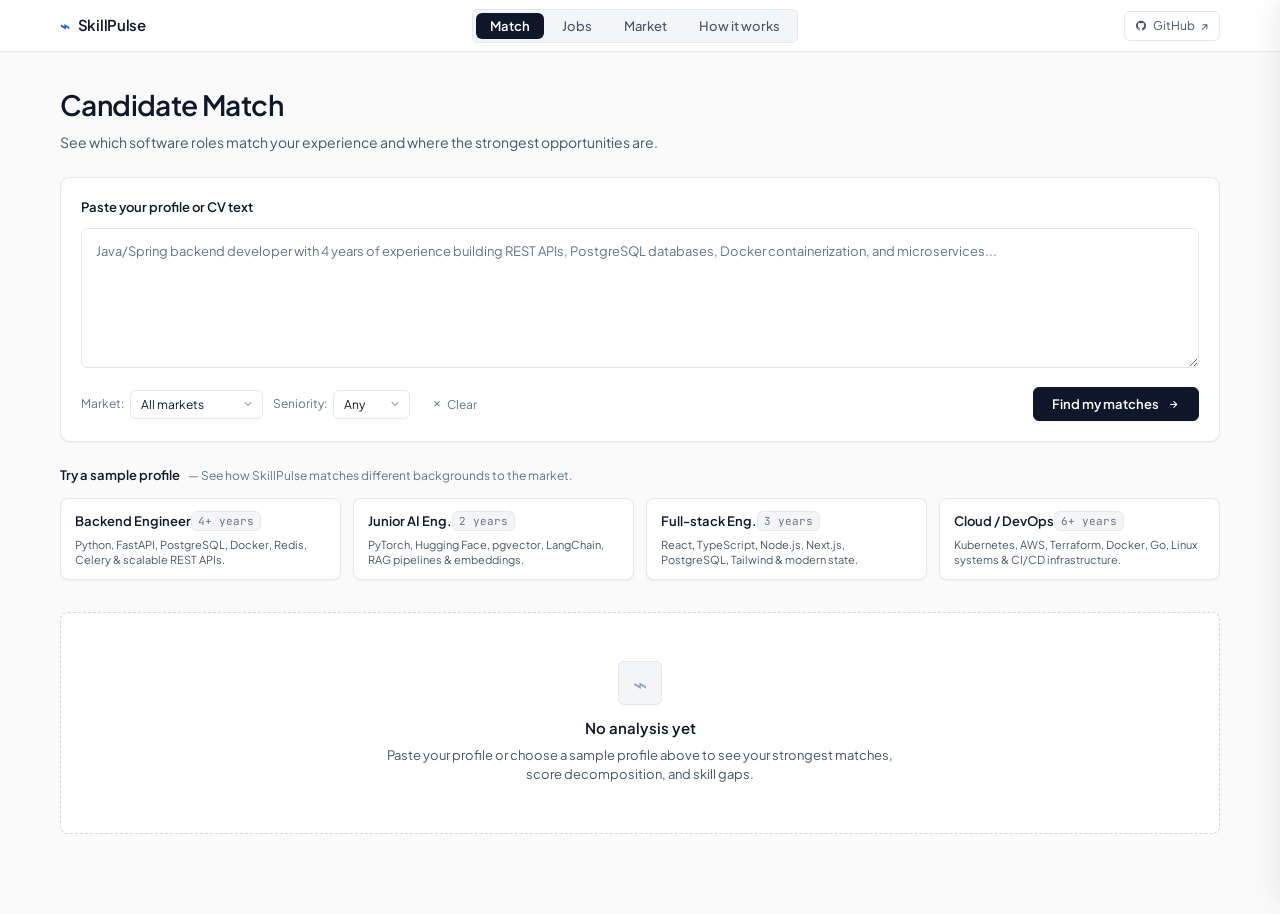
<file: frontend/index.html>
<!DOCTYPE html>
<html lang="en">
<head>
    <meta charset="UTF-8">
    <meta name="viewport" content="width=device-width, initial-scale=1.0">
    <title>SkillPulse — Software Labor Market Intelligence & Explainable Matcher</title>
    <meta name="description" content="Discover where your software experience fits in today's market and identify high-ROI skills to unlock new opportunities.">
    <!-- Favicon -->
    <link rel="icon" type="image/png" href="/frontend/favicon.png">
    <!-- Google Fonts: Plus Jakarta Sans & JetBrains Mono -->
    <link rel="preconnect" href="https://fonts.googleapis.com">
    <link rel="preconnect" href="https://fonts.gstatic.com" crossorigin>
    <link href="https://fonts.googleapis.com/css2?family=JetBrains+Mono:wght@400;500;600&family=Plus+Jakarta+Sans:wght@400;500;600;700&display=swap" rel="stylesheet">
    <!-- Boxicons -->
    <link href="https://unpkg.com/boxicons@2.1.4/css/boxicons.min.css" rel="stylesheet">
    <link rel="stylesheet" href="/frontend/style.css">
</head>
<body>
    <!-- Top Navigation Bar (Public IA: Match, Jobs, Market, How it works, GitHub) -->
    <header class="top-nav-bar" id="public-app-header">
        <div class="top-nav-container">
            <a href="/match" class="nav-brand" id="brand-link" aria-label="SkillPulse Home">
                <span class="brand-signal-icon" aria-hidden="true">⌁</span>
                <span>SkillPulse</span>
            </a>

            <nav class="nav-links-cluster" aria-label="Main Navigation">
                <button class="nav-tab-btn active" data-target="matcher-view" data-path="/match" aria-current="page">Match</button>
                <button class="nav-tab-btn" data-target="explorer-view" data-path="/jobs">Jobs</button>
                <button class="nav-tab-btn" data-target="dashboard-view" data-path="/market">Market</button>
                <button class="nav-tab-btn" data-target="architecture-view" data-path="/how-it-works">How it works</button>
            </nav>

            <div class="nav-right-actions">
                <a href="https://github.com/NathanLCR/gupy-job-scraper" target="_blank" rel="noopener noreferrer" class="nav-action-link" title="GitHub Repository">
                    <i class='bx bxl-github' aria-hidden="true"></i> GitHub <span class="sr-only">(opens in new tab)</span> ↗
                </a>
            </div>
        </div>
    </header>

    <!-- Main Public Page Container -->
    <main class="page-container" id="public-main-content">

        <!-- ══════════════════════════════════════════════════════════════ -->
        <!-- 1. CANDIDATE MATCH (PRIMARY DOMINANT VIEW) -->
        <!-- ══════════════════════════════════════════════════════════════ -->
        <section id="matcher-view" class="view active">
            <!-- Header -->
            <div class="page-header">
                <h1 class="page-title">Candidate Match</h1>
                <p class="page-subtitle">See which software roles match your experience and where the strongest opportunities are.</p>
            </div>

            <!-- Inverted Dominant Main Input Container -->
            <div class="matcher-main-input-card">
                <label for="matcher-resume-input" class="matcher-input-label">Paste your profile or CV text</label>
                <textarea id="matcher-resume-input" class="modern-textarea" placeholder="Java/Spring backend developer with 4 years of experience building REST APIs, PostgreSQL databases, Docker containerization, and microservices..."></textarea>
                <p id="matcher-resume-error" class="field-error" role="alert" hidden></p>
                
                <div class="matcher-toolbar-row">
                    <div class="matcher-filter-group">
                        <div class="filter-unit">
                            <label for="matcher-region-select">Market:</label>
                            <select id="matcher-region-select" class="modern-select" aria-label="Target Job Market">
                                <option value="" selected>All markets</option>
                                <option value="Ireland">Ireland</option>
                                <option value="United Kingdom">United Kingdom</option>
                                <option value="Brazil">Brazil</option>
                                <option value="Europe">Europe</option>
                                <option value="Remote">Remote</option>
                            </select>
                        </div>
                        <div class="filter-unit">
                            <label for="matcher-seniority-select">Seniority:</label>
                            <select id="matcher-seniority-select" class="modern-select" aria-label="Desired Seniority Level">
                                <option value="" selected>Any</option>
                                <option value="Júnior">Junior</option>
                                <option value="Pleno">Mid</option>
                                <option value="Sênior">Senior</option>
                                <option value="Especialista">Lead</option>
                            </select>
                        </div>
                        <button class="btn-subtle" id="btn-clear-resume" type="button" aria-label="Clear resume profile text">
                            <i class='bx bx-x' aria-hidden="true"></i> Clear
                        </button>
                    </div>

                    <button class="btn-primary-cta" id="btn-run-match" type="button">
                        <span>Find my matches</span>
                        <i class='bx bx-right-arrow-alt' aria-hidden="true"></i>
                    </button>
                </div>
            </div>

            <!-- Presets Affordance: Try a sample profile -->
            <div class="sample-presets-section">
                <div class="sample-presets-header">
                    <span class="sample-presets-title">Try a sample profile</span>
                    <span class="sample-presets-desc">— See how SkillPulse matches different backgrounds to the market.</span>
                </div>
                <div class="sample-presets-grid" role="group" aria-label="Sample Candidate Profiles">
                    <button type="button" class="preset-chip-card" id="btn-persona-backend" aria-pressed="false" aria-label="Sample profile: Backend Engineer, 4+ years experience">
                        <div class="preset-chip-top">
                            <span class="preset-chip-role">Backend Engineer</span>
                            <span class="preset-chip-exp">4+ years</span>
                        </div>
                        <p class="preset-chip-summary">Python, FastAPI, PostgreSQL, Docker, Redis, Celery & scalable REST APIs.</p>
                    </button>

                    <button type="button" class="preset-chip-card" id="btn-persona-ai" aria-pressed="false" aria-label="Sample profile: Junior AI Engineer, 2 years experience">
                        <div class="preset-chip-top">
                            <span class="preset-chip-role">Junior AI Eng.</span>
                            <span class="preset-chip-exp">2 years</span>
                        </div>
                        <p class="preset-chip-summary">PyTorch, Hugging Face, pgvector, LangChain, RAG pipelines & embeddings.</p>
                    </button>

                    <button type="button" class="preset-chip-card" id="btn-persona-fullstack" aria-pressed="false" aria-label="Sample profile: Full-stack Engineer, 3 years experience">
                        <div class="preset-chip-top">
                            <span class="preset-chip-role">Full-stack Eng.</span>
                            <span class="preset-chip-exp">3 years</span>
                        </div>
                        <p class="preset-chip-summary">React, TypeScript, Node.js, Next.js, PostgreSQL, Tailwind & modern state.</p>
                    </button>

                    <button type="button" class="preset-chip-card" id="btn-persona-cloud" aria-pressed="false" aria-label="Sample profile: Cloud DevOps Engineer, 6+ years experience">
                        <div class="preset-chip-top">
                            <span class="preset-chip-role">Cloud / DevOps</span>
                            <span class="preset-chip-exp">6+ years</span>
                        </div>
                        <p class="preset-chip-summary">Kubernetes, AWS, Terraform, Docker, Go, Linux systems & CI/CD infrastructure.</p>
                    </button>
                </div>
            </div>

            <!-- Empty State (Shown before any evaluation) -->
            <div id="matcher-empty-state" class="matcher-empty-state" role="status" aria-live="polite">
                <div class="empty-state-icon" aria-hidden="true">⌁</div>
                <h3 class="empty-state-title">No analysis yet</h3>
                <p class="empty-state-subtitle">Paste your profile or choose a sample profile above to see your strongest matches, score decomposition, and skill gaps.</p>
            </div>
            </div>

            <!-- Match Results Presentation (Populated dynamically upon execution) -->
            <div id="matcher-results-section" style="display: none;" class="match-results-container">
                
                <!-- Headline Fit Banner -->
                <div class="market-fit-banner">
                    <div class="fit-banner-left">
                        <span class="fit-banner-label">Market Fit Analysis</span>
                        <h2 class="fit-banner-headline" id="res-candidate-headline">Software Engineering</h2>
                        <p class="fit-banner-meta" id="res-fit-summary-text">Alignment evaluated against active market vacancies.</p>
                    </div>
                    <div class="fit-banner-right">
                        <div class="fit-score-box">
                            <div class="fit-score-number" id="gauge-score-text">--%</div>
                            <div class="fit-score-badge" id="res-fit-tier">Evaluating</div>
                        </div>
                    </div>
                </div>

                <!-- 2-Column Split: Top Opportunities + Score Decomposition -->
                <div class="results-split-grid">
                    
                    <!-- Left Column: Top Matching Opportunities -->
                    <div class="results-left-main">
                        <div class="card-panel-header">
                            <span class="card-heading">Top Matching Opportunities</span>
                            <span class="pill-neutral" id="matcher-matches-badge">0 roles evaluated</span>
                        </div>

                        <div class="ranked-jobs-stack" id="ranked-jobs-list">
                            <!-- Populated dynamically via script.js -->
                        </div>
                    </div>

                    <!-- Right Column: Transparent Score Decomposition & ROI Skills -->
                    <div class="results-right-sidebar">
                        
                        <!-- Explainable Score Decomposition -->
                        <div class="explain-card">
                            <h3 class="explain-card-title">Score Decomposition</h3>
                            <div class="explain-points-table">
                                <div>
                                    <div class="point-row">
                                        <span class="point-title">Hard Skills (50%)</span>
                                        <span class="point-val" id="explain-hard-pts">-- / 50</span>
                                    </div>
                                    <div class="point-bar-bg"><div class="point-bar-fill" id="bar-hard-pts" style="width: 0%;"></div></div>
                                </div>
                                <div>
                                    <div class="point-row">
                                        <span class="point-title">Experience & Role Fit (20%)</span>
                                        <span class="point-val" id="explain-soft-pts">-- / 20</span>
                                    </div>
                                    <div class="point-bar-bg"><div class="point-bar-fill" id="bar-soft-pts" style="width: 0%;"></div></div>
                                </div>
                                <div>
                                    <div class="point-row">
                                        <span class="point-title">Semantic Alignment (30%)</span>
                                        <span class="point-val" id="explain-vec-pts">-- / 30</span>
                                    </div>
                                    <div class="point-bar-bg"><div class="point-bar-fill accent" id="bar-vec-pts" style="width: 0%;"></div></div>
                                </div>
                                <div style="border-top: 1px solid var(--border-subtle); padding-top: 8px;">
                                    <div class="point-row">
                                        <span class="point-title" style="font-weight: 600; color: var(--text);">Total Match</span>
                                        <span class="point-val" id="explain-total-pts" style="color: var(--text); font-weight: 700;">-- / 100</span>
                                    </div>
                                </div>
                            </div>
                        </div>

                        <!-- Candidate Competencies -->
                        <div class="explain-card">
                            <h3 class="explain-card-title">Candidate Competencies</h3>
                            <div class="distribution-list" id="res-domain-strengths">
                                <!-- Populated dynamically -->
                            </div>
                        </div>

                        <!-- Upskilling Opportunities -->
                        <div class="explain-card">
                            <h3 class="explain-card-title">Highest ROI Skills</h3>
                            <p style="font-size: 11px; color: var(--text-muted); margin-bottom: 10px;">Skills that appear frequently in target roles matching your profile:</p>
                            <div id="res-recommended-skills" class="skill-pills-flow">
                                <!-- Populated dynamically -->
                            </div>
                        </div>

                    </div>
                </div>
            </div>
        </section>

        <!-- ══════════════════════════════════════════════════════════════ -->
        <!-- 2. JOBS (RAILWAY / VERCEL LIST TABLE VIEW) -->
        <!-- ══════════════════════════════════════════════════════════════ -->
        <section id="explorer-view" class="view">
            <div class="page-header">
                <div style="display: flex; align-items: baseline; gap: 10px;">
                    <h1 class="page-title">Jobs</h1>
                    <span class="pill-neutral" id="explorer-jobs-total-pill"><span class="skeleton-text">-- roles</span></span>
                </div>
                <p class="page-subtitle">Search software roles by skills, technologies and experience. <span style="font-size: 11px; color: var(--text-muted); font-family: var(--font-mono); margin-left: 6px;">(Powered by hybrid search)</span></p>
            </div>

            <div class="explorer-search-card">
                <div class="search-input-wrapper">
                    <i class='bx bx-search search-lens-icon' aria-hidden="true"></i>
                    <input type="text" id="explorer-query-input" placeholder="Search roles, skills or technologies..." class="explorer-input-field" aria-label="Search roles, skills or technologies">
                </div>

                <div class="preset-queries-wrap">
                    <span>Try searching:</span>
                    <button type="button" class="preset-btn" data-query="backend AI engineer working with Python and LLMs">backend AI engineer with Python</button>
                    <button type="button" class="preset-btn" data-query="cloud platform engineer kubernetes terraform">cloud engineer kubernetes</button>
                    <button type="button" class="preset-btn" data-query="fullstack developer react typescript postgresql">fullstack react typescript</button>
                    <button type="button" class="preset-btn" data-query="data engineer python sql spark airflow">data engineer python spark</button>
                </div>

                <div class="matcher-toolbar-row" style="margin-top: 0;">
                    <div class="matcher-filter-group">
                        <div class="filter-unit">
                            <label for="exp-filter-region">Market:</label>
                            <select id="exp-filter-region" class="modern-select" aria-label="Filter by Job Market">
                                <option value="">All markets</option>
                                <option value="Europe">Europe</option>
                                <option value="Ireland">Ireland</option>
                                <option value="United Kingdom">United Kingdom</option>
                                <option value="Brazil">Brazil</option>
                            </select>
                        </div>
                        <div class="filter-unit">
                            <label for="exp-filter-workplace">Workplace:</label>
                            <select id="exp-filter-workplace" class="modern-select" aria-label="Filter by Workplace Type">
                                <option value="">All workplaces</option>
                                <option value="REMOTE">Remote</option>
                                <option value="HYBRID">Hybrid</option>
                                <option value="ONSITE">On-site</option>
                            </select>
                        </div>
                        <div class="filter-unit">
                            <label for="exp-filter-seniority">Seniority:</label>
                            <select id="exp-filter-seniority" class="modern-select" aria-label="Filter by Seniority Level">
                                <option value="">All levels</option>
                                <option value="Júnior">Junior</option>
                                <option value="Pleno">Mid</option>
                                <option value="Sênior">Senior</option>
                                <option value="Especialista">Lead</option>
                            </select>
                        </div>
                    </div>
                    <button class="btn-primary-cta" id="btn-run-explorer" type="button">
                        <span>Search roles</span>
                        <i class='bx bx-search' aria-hidden="true"></i>
                    </button>
                </div>
            </div>

            <div class="card-panel-header">
                <span class="card-heading" id="explorer-results-count">Active Vacancies</span>
            </div>
            <div class="ranked-jobs-stack" id="explorer-results-list">
                <div class="text-center text-muted" style="padding: 32px; text-align: center; color: var(--text-muted);">Loading vacancies...</div>
            </div>
        </section>

        <!-- ══════════════════════════════════════════════════════════════ -->
        <!-- 3. MARKET (PRODUCT DATA & SKILL METRICS) -->
        <!-- ══════════════════════════════════════════════════════════════ -->
        <section id="dashboard-view" class="view">
            <div class="page-header">
                <h1 class="page-title">Market</h1>
                <p class="page-subtitle">Explore skill demand, seniority and location trends across the current dataset.</p>
            </div>

            <!-- Single Market Status Alert Banner (Shown when API unavailable) -->
            <div id="market-status-banner"></div>

            <!-- Top 4 Clean Metric Cards (Dynamically Populated) -->
            <div class="metrics-row-4">
                <div class="metric-card">
                    <div class="metric-label">Active Roles</div>
                    <div class="metric-value" id="metric-jobs-count"><span class="skeleton-text">--</span></div>
                    <div class="metric-sub">Across tracked job markets</div>
                </div>
                <div class="metric-card">
                    <div class="metric-label">Markets Tracked</div>
                    <div class="metric-value" id="metric-markets-count"><span class="skeleton-text">--</span></div>
                    <div class="metric-sub">Europe, UK and LATAM</div>
                </div>
                <div class="metric-card">
                    <div class="metric-label">Normalized Skills</div>
                    <div class="metric-value" id="metric-skills-count"><span class="skeleton-text">--</span></div>
                    <div class="metric-sub">Standardized taxonomy concepts</div>
                </div>
                <div class="metric-card">
                    <div class="metric-label">Top Skill Demand</div>
                    <div class="metric-value" id="metric-top-tech"><span class="skeleton-text">--</span></div>
                    <div class="metric-sub" id="metric-top-tech-sub">Leading market requirement</div>
                </div>
            </div>

            <!-- Asymmetric Two-Column Insights -->
            <div class="insights-two-cols">
                <!-- Left: Distribution Hub -->
                <div class="card-panel">
                    <div class="card-panel-header">
                        <div>
                            <div class="card-heading">Skills in Demand</div>
                            <div class="card-subheading">Frequency across active vacancies</div>
                        </div>
                        <div class="matcher-filter-group" role="tablist" aria-label="Market distribution categories">
                            <button role="tab" class="preset-btn active" id="tab-btn-tech" aria-selected="true" aria-controls="analytics-tab-tech" tabindex="0" onclick="switchAnalyticsTab('tech')">Technologies</button>
                            <button role="tab" class="preset-btn" id="tab-btn-seniority" aria-selected="false" aria-controls="analytics-tab-seniority" tabindex="-1" onclick="switchAnalyticsTab('seniority')">Seniority</button>
                            <button role="tab" class="preset-btn" id="tab-btn-locations" aria-selected="false" aria-controls="analytics-tab-locations" tabindex="-1" onclick="switchAnalyticsTab('locations')">Locations</button>
                        </div>
                    </div>

                    <div id="analytics-tab-tech" role="tabpanel" aria-labelledby="tab-btn-tech" tabindex="0">
                        <div id="top-technologies-list" class="distribution-list">
                            <div style="padding: 20px; text-align: center; color: var(--text-muted);">Loading technologies...</div>
                        </div>
                    </div>
                    <div id="analytics-tab-seniority" role="tabpanel" aria-labelledby="tab-btn-seniority" tabindex="0" style="display: none;">
                        <div id="top-seniority-list" class="distribution-list">
                            <div style="padding: 20px; text-align: center; color: var(--text-muted);">Loading seniority...</div>
                        </div>
                    </div>
                    <div id="analytics-tab-locations" role="tabpanel" aria-labelledby="tab-btn-locations" tabindex="0" style="display: none;">
                        <div id="top-locations-list" class="distribution-list">
                            <div style="padding: 20px; text-align: center; color: var(--text-muted);">Loading locations...</div>
                        </div>
                    </div>
                </div>

                <!-- Right: Workplace & Cluster Demand -->
                <div class="card-panel">
                    <div class="card-panel-header">
                        <div>
                            <div class="card-heading">Workplace Mix</div>
                            <div class="card-subheading">Distribution across active postings</div>
                        </div>
                    </div>
                    <div class="distribution-list" id="workplace-distribution-list">
                        <div style="padding: 20px; text-align: center; color: var(--text-muted);">Loading workplace distribution...</div>
                    </div>
                </div>
            </div>

            <!-- Quiet Market Footer -->
            <div class="market-status-footer">
                <i class='bx bx-time-five' aria-hidden="true"></i>
                <span id="market-status-text">Data updated recently · ESCO & O*NET taxonomy</span>
            </div>
        </section>

        <!-- ══════════════════════════════════════════════════════════════ -->
        <!-- 4. HOW IT WORKS (PIPELINE & TECHNICAL SPECS) -->
        <!-- ══════════════════════════════════════════════════════════════ -->
        <section id="architecture-view" class="view">
            <div class="page-header">
                <h1 class="page-title">How SkillPulse works</h1>
                <p class="page-subtitle">A transparent 5-step pipeline from multi-market job collection to explainable candidate matching.</p>
            </div>

            <!-- 5 Steps Flow -->
            <div class="steps-flow-grid">
                <div class="step-card">
                    <div class="step-number">01 — Collect</div>
                    <h3 class="step-title">Ingestion</h3>
                    <p class="step-body">Jobs are ingested from multiple sources across European (Arbeitnow, Remotive, Himalayas, Jobicy) and Latin American markets.</p>
                </div>
                <div class="step-card">
                    <div class="step-number">02 — Extract</div>
                    <h3 class="step-title">Extraction</h3>
                    <p class="step-body">Structured requirements are extracted through deterministic keyword tries and model-assisted extraction pipelines.</p>
                </div>
                <div class="step-card">
                    <div class="step-number">03 — Normalize</div>
                    <h3 class="step-title">Taxonomy</h3>
                    <p class="step-body">Skills are mapped to canonical ESCO / O*NET concepts (e.g. <code>reactjs</code> &rarr; <code>React</code>, <code>postgres</code> &rarr; <code>PostgreSQL</code>).</p>
                </div>
                <div class="step-card">
                    <div class="step-number">04 — Retrieve</div>
                    <h3 class="step-title">Retrieval</h3>
                    <p class="step-body">Lexical and semantic retrieval are combined using Reciprocal Rank Fusion ($k=60$) on PostgreSQL pgvector.</p>
                </div>
                <div class="step-card">
                    <div class="step-number">05 — Match</div>
                    <h3 class="step-title">Matching</h3>
                    <p class="step-body">Candidate-job fit is calculated using explainable signals: 50% Hard Skills + 20% Role Alignment + 30% Dense Similarity.</p>
                </div>
            </div>

            <!-- Expandable Technical Architecture Section -->
            <details class="tech-accordion-details">
                <summary class="tech-accordion-summary">
                    <i class='bx bx-chevron-right' aria-hidden="true"></i> Technical architecture & specifications <span class="accordion-hint">[ View architecture &darr; ]</span>
                </summary>
                <div class="tech-accordion-content">
                    <pre class="ascii-architecture">
POSTGRESQL 16 + PGVECTOR
├── Lexical Indexing: English & Portuguese Full-Text Search (tsvector)
├── Dense Vector Search: 384-dimensional Embeddings (HNSW Index, Cosine Distance)
└── Reciprocal Rank Fusion: RRF(d) = 1 / (60 + rank_lexical) + 1 / (60 + rank_vector)

AI & EXTRACTION STACK
├── Tier 1: Deterministic Aho-Corasick Keyword Trie
├── Tier 2: Contextual Token Extraction (JobBERT / Token Classifier)
├── Tier 3: Cloud AI Router (Groq & OpenRouter) with structured JSON schemas
└── Normalization: Canonical ESCO / O*NET Skill Taxonomies
                    </pre>
                    <p>SkillPulse uses <strong>FastAPI</strong>, <strong>PostgreSQL/pgvector</strong>, <strong>hybrid retrieval</strong>, and <strong>model-assisted extraction</strong>.</p>
                </div>
            </details>
        </section>

    </main>

    <!-- Slide-over Job Details Inspector Drawer -->
    <div id="job-drawer-backdrop" class="drawer-backdrop" hidden aria-hidden="true" onclick="closeJobDrawer()"></div>
    <div id="job-inspector-drawer" class="job-inspector-drawer" hidden aria-hidden="true" role="dialog" aria-labelledby="drawer-job-title">
        <div class="drawer-header">
            <div>
                <h2 id="drawer-job-title" class="job-row-title" style="font-size: 16px; margin-bottom: 4px;"></h2>
                <div id="drawer-job-meta" class="job-row-meta">
                    <span id="drawer-company"></span> <span id="drawer-meta-divider" style="display: none;">·</span> <span id="drawer-location"></span> <span id="drawer-workplace" class="job-tag" style="display: none;"></span>
                </div>
            </div>
            <button id="drawer-close-btn" class="drawer-close-btn" onclick="closeJobDrawer()" aria-label="Close Job Details">
                <i class='bx bx-x' aria-hidden="true"></i>
            </button>
        </div>
        <div class="drawer-body">
            <div id="drawer-fit-section" style="display: none;">
                <div class="point-row">
                    <span class="point-title" style="font-weight: 600;">Match Score</span>
                    <span class="point-val" id="drawer-fit-score" style="color: var(--accent); font-size: 14px;"></span>
                </div>
                <div class="point-bar-bg" style="margin-top: 4px;" role="progressbar" id="drawer-fit-progressbar" aria-label="Match score" aria-valuemin="0" aria-valuemax="100" aria-valuenow="0">
                    <div class="point-bar-fill accent" id="drawer-fit-bar" style="width: 0%;"></div>
                </div>
            </div>

            <div>
                <span class="card-heading" style="display: block; margin-bottom: 8px;">Key Requirements & Skills</span>
                <div id="drawer-skills" class="job-row-skills"></div>
            </div>

            <div>
                <span class="card-heading" style="display: block; margin-bottom: 8px;">Job Description</span>
                <div id="drawer-description" style="font-size: 12px; color: var(--text-secondary); line-height: 1.6; white-space: pre-line;"></div>
            </div>
        </div>
        <div class="drawer-footer">
            <span id="drawer-published" style="font-size: 11px; color: var(--text-muted); font-family: var(--font-mono);"></span>
            <a id="drawer-apply-link" target="_blank" rel="noopener noreferrer" class="btn-primary-cta" style="display: none;" hidden>
                <span>View Job Posting</span> <span class="sr-only">(opens in a new tab)</span>
                <i class='bx bx-link-external' aria-hidden="true"></i>
            </a>
        </div>
    </div>

    <!-- Live Polite Status Region for Screen Readers -->
    <div id="live-announcer" class="sr-only" role="status" aria-live="polite" aria-atomic="true"></div>

    <!-- Notification Toast Container -->
    <div id="toast-container" class="toast-container" aria-live="polite"></div>

    <script src="/frontend/config.js"></script>
    <script src="/frontend/script.js"></script>
</body>
</html>
</file>
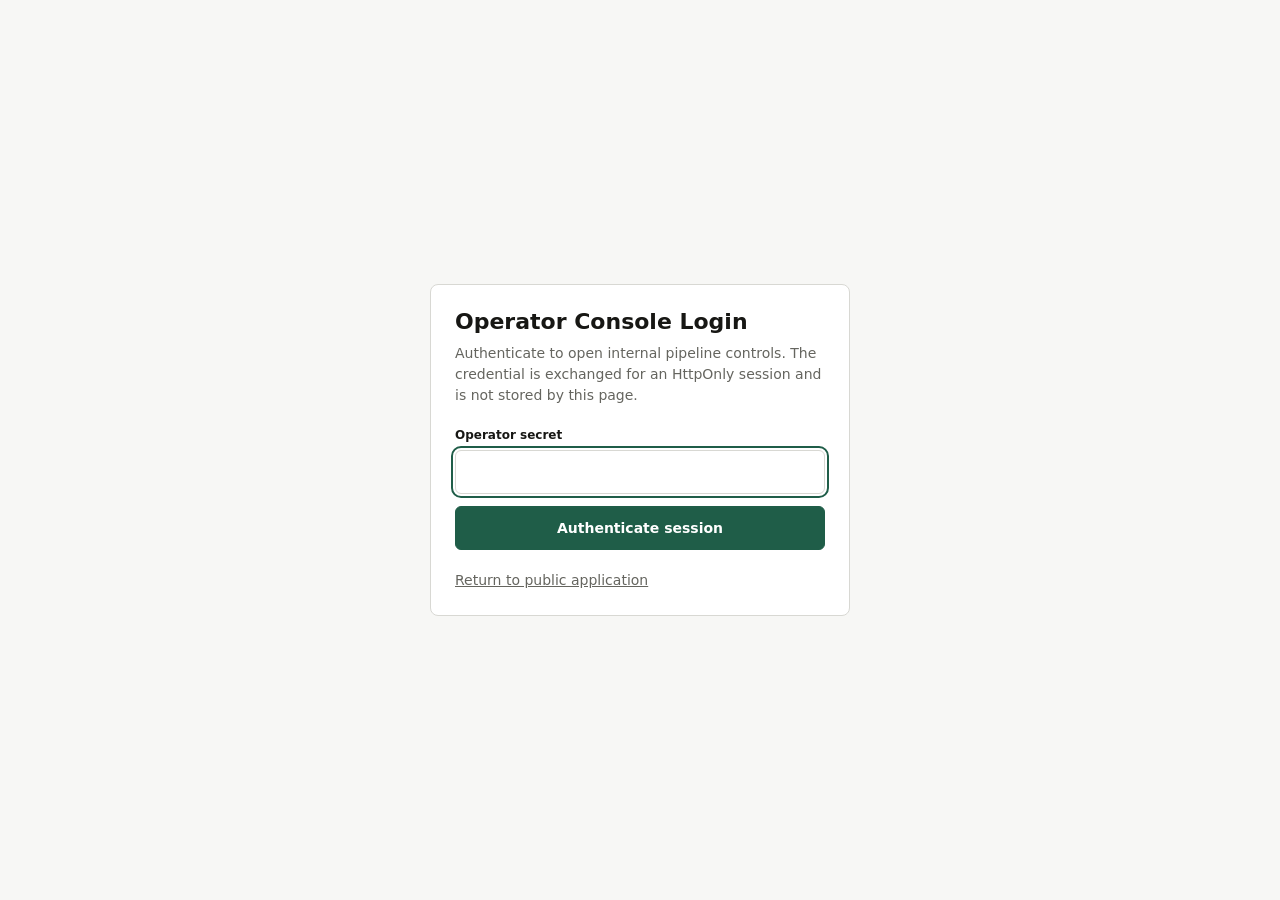
<file: operator/login.html>
<!DOCTYPE html>
<html lang="en">
<head>
    <meta charset="UTF-8">
    <meta name="viewport" content="width=device-width, initial-scale=1.0">
    <title>SkillPulse — Operator Console Login</title>
    <style>
        :root {
            color-scheme: light;
            --background: #f7f7f5;
            --surface: #ffffff;
            --border: #d8d8d3;
            --text: #171714;
            --muted: #65655f;
            --accent: #1f5d48;
            --danger: #a2382b;
        }
        * { box-sizing: border-box; }
        body {
            margin: 0;
            min-height: 100vh;
            display: grid;
            place-items: center;
            padding: 24px;
            background: var(--background);
            color: var(--text);
            font: 14px/1.5 system-ui, -apple-system, BlinkMacSystemFont, "Segoe UI", sans-serif;
        }
        main {
            width: min(100%, 420px);
            padding: 24px;
            border: 1px solid var(--border);
            border-radius: 8px;
            background: var(--surface);
        }
        h1 { margin: 0 0 8px; font-size: 22px; line-height: 1.2; }
        p { margin: 0 0 20px; color: var(--muted); }
        label { display: block; margin-bottom: 6px; font-size: 12px; font-weight: 600; }
        input, button {
            width: 100%;
            min-height: 44px;
            border-radius: 6px;
            font: inherit;
        }
        input { padding: 10px 12px; border: 1px solid var(--border); }
        input:focus { outline: 2px solid var(--accent); outline-offset: 2px; }
        button {
            margin-top: 12px;
            border: 1px solid var(--accent);
            background: var(--accent);
            color: #fff;
            font-weight: 600;
            cursor: pointer;
        }
        button:disabled { cursor: wait; opacity: .65; }
        #auth-error-msg {
            margin-top: 12px;
            color: var(--danger);
            font-size: 12px;
        }
        a { display: inline-block; margin-top: 20px; color: var(--muted); }
    </style>
</head>
<body>
    <main>
        <h1>Operator Console Login</h1>
        <p>Authenticate to open internal pipeline controls. The credential is exchanged for an HttpOnly session and is not stored by this page.</p>
        <form id="admin-login-form">
            <label for="admin-key-input">Operator secret</label>
            <input type="password" id="admin-key-input" autocomplete="current-password" required autofocus>
            <button type="submit" id="btn-login-submit">Authenticate session</button>
            <div id="auth-error-msg" role="alert" hidden></div>
        </form>
        <a href="/">Return to public application</a>
    </main>
    <script>
        document.getElementById("admin-login-form").addEventListener("submit", async (event) => {
            event.preventDefault();
            const input = document.getElementById("admin-key-input");
            const button = document.getElementById("btn-login-submit");
            const error = document.getElementById("auth-error-msg");
            const key = input.value.trim();
            if (!key) return;

            button.disabled = true;
            error.hidden = true;
            try {
                const response = await fetch("/api/v1/admin/login", {
                    method: "POST",
                    credentials: "same-origin",
                    headers: { "Content-Type": "application/json" },
                    body: JSON.stringify({ key })
                });
                const contentType = response.headers.get("content-type") || "";
                const data = contentType.includes("application/json")
                    ? await response.json()
                    : {};
                if (!response.ok || data.status !== "authenticated" || data.authenticated !== true) {
                    throw new Error(data.detail || "Authentication failed.");
                }
                input.value = "";
                window.location.replace("/operator");
            } catch (caught) {
                input.value = "";
                error.textContent = caught.message || "Authentication failed.";
                error.hidden = false;
                input.focus();
            } finally {
                button.disabled = false;
            }
        });
    </script>
</body>
</html>
</file>
<file: frontend/style.css>
/* ==========================================================================
   SkillPulse — Frontend Design System
   Visual Identity: Clean Light Product UI (Vercel / Base / Railway Inspired)
   ========================================================================== */

:root {
    /* 1. Core Surfaces & Grayscale Foundation (Clean Crisp Light Canvas) */
    --bg: #FAFAFA;
    --surface: #FFFFFF;
    --surface-raised: #F4F5F7;
    --surface-hover: #F0F2F5;
    --surface-active: #E5E7EB;
    --editor-bg: #FFFFFF;

    /* 2. Crisp 1px Structural Borders */
    --border: #E5E7EB;
    --border-subtle: #F0F1F3;
    --border-highlight: #D1D5DB;

    /* 3. Typography (Deep Charcoal Ink / Slate Tones) */
    --text: #0F172A;              /* Deep ink primary */
    --text-secondary: #475569;    /* Muted neutral body/labels */
    --text-muted: #64748B;        /* Secondary metadata / captions */
    --text-tertiary: #94A3B8;

    /* 4. Single Restrained Action & Selection Accent */
    --accent: #2563EB;            /* Brand / Selection Blue */
    --accent-hover: #1D4ED8;
    --accent-subtle: #EFF6FF;
    --accent-border: #BFDBFE;

    /* 5. Semantic Status Colors (Only for Status & Value Meaning) */
    --success: #16A34A;
    --success-subtle: #F0FDF4;
    --success-border: #BBF7D0;

    --warning: #D97706;
    --warning-subtle: #FFFBEB;
    --warning-border: #FDE68A;

    --danger: #DC2626;
    --danger-subtle: #FEF2F2;
    --danger-border: #FECACA;

    /* 6. Strict Radius Scale (No Exaggerated SaaS Curves) */
    --radius-sm: 6px;
    --radius-md: 8px;
    --radius-lg: 10px;

    /* 7. Typography Families */
    --font-sans: 'Plus Jakarta Sans', -apple-system, BlinkMacSystemFont, 'Segoe UI', Roboto, sans-serif;
    --font-mono: 'JetBrains Mono', ui-monospace, SFMono-Regular, Menlo, Monaco, Consolas, monospace;

    /* 8. Utility & Transitions */
    --transition: all 0.15s cubic-bezier(0.4, 0, 0.2, 1);
    --shadow-sm: 0 1px 2px rgba(0, 0, 0, 0.05);
    --shadow-popover: 0 10px 25px rgba(0, 0, 0, 0.1);
    --shadow-drawer: -4px 0 24px rgba(0, 0, 0, 0.08);
}

/* Base Reset */
*, *::before, *::after {
    margin: 0;
    padding: 0;
    box-sizing: border-box;
}

html, body {
    min-height: 100%;
    width: 100%;
    background-color: var(--bg);
    color: var(--text);
    font-family: var(--font-sans);
    font-size: 13px;
    line-height: 1.5;
    -webkit-font-smoothing: antialiased;
    -moz-osx-font-smoothing: grayscale;
}

/* Minimalist Scrollbars */
::-webkit-scrollbar {
    width: 6px;
    height: 6px;
}
::-webkit-scrollbar-track {
    background: transparent;
}
::-webkit-scrollbar-thumb {
    background: #D1D5DB;
    border-radius: var(--radius-sm);
}
::-webkit-scrollbar-thumb:hover {
    background: #9CA3AF;
}

/* Accessibility & Screen Reader Helpers */
.sr-only {
    position: absolute;
    width: 1px;
    height: 1px;
    padding: 0;
    margin: -1px;
    overflow: hidden;
    clip: rect(0, 0, 0, 0);
    white-space: nowrap;
    border-width: 0;
}

:focus-visible {
    outline: 2px solid var(--accent);
    outline-offset: 2px;
}

/* ──────────────────────────────────────────────────────────────────────────
   Top Navigation Bar
   ────────────────────────────────────────────────────────────────────────── */
.top-nav-bar {
    position: sticky;
    top: 0;
    left: 0;
    right: 0;
    height: 52px;
    background-color: rgba(255, 255, 255, 0.92);
    backdrop-filter: blur(12px);
    border-bottom: 1px solid var(--border);
    z-index: 100;
}

.top-nav-container {
    max-width: 1200px;
    margin: 0 auto;
    height: 100%;
    padding: 0 20px;
    display: flex;
    align-items: center;
    justify-content: space-between;
}

.nav-brand {
    display: flex;
    align-items: center;
    gap: 8px;
    font-size: 15px;
    font-weight: 600;
    letter-spacing: -0.3px;
    color: var(--text);
    cursor: pointer;
    text-decoration: none;
    user-select: none;
}

.brand-signal-icon {
    font-size: 16px;
    color: var(--accent);
    line-height: 1;
    font-weight: 700;
}

.nav-links-cluster {
    display: flex;
    align-items: center;
    gap: 4px;
    background-color: var(--surface-raised);
    padding: 3px;
    border-radius: var(--radius-sm);
    border: 1px solid var(--border);
}

.nav-tab-btn {
    background: transparent;
    border: none;
    color: var(--text-secondary);
    font-family: var(--font-sans);
    font-size: 13px;
    font-weight: 500;
    padding: 5px 14px;
    border-radius: var(--radius-sm);
    cursor: pointer;
    transition: var(--transition);
    text-decoration: none;
    display: inline-flex;
    align-items: center;
}

.nav-tab-btn:hover {
    color: var(--text);
    background-color: var(--surface-hover);
}

.nav-tab-btn.active {
    color: #FFFFFF;
    background-color: var(--text);
    font-weight: 600;
}

.nav-right-actions {
    display: flex;
    align-items: center;
    gap: 12px;
}

.nav-action-link {
    display: inline-flex;
    align-items: center;
    gap: 6px;
    font-size: 12px;
    color: var(--text-secondary);
    text-decoration: none;
    padding: 5px 10px;
    border-radius: var(--radius-sm);
    border: 1px solid var(--border);
    background-color: var(--surface);
    transition: var(--transition);
}

.nav-action-link:hover {
    color: var(--text);
    border-color: var(--border-highlight);
    background-color: var(--surface-raised);
}

/* ──────────────────────────────────────────────────────────────────────────
   Main Layout & View Router
   ────────────────────────────────────────────────────────────────────────── */
.page-container {
    max-width: 1200px;
    margin: 0 auto;
    padding: 32px 20px 80px;
}

.view {
    display: none;
}

.view.active {
    display: block;
    animation: fadeIn 0.15s ease-out;
}

@keyframes fadeIn {
    from { opacity: 0; transform: translateY(3px); }
    to { opacity: 1; transform: translateY(0); }
}

/* Clean Page Header */
.page-header {
    margin-bottom: 24px;
}

.page-title {
    font-size: 28px;
    font-weight: 600;
    letter-spacing: -0.6px;
    color: var(--text);
    margin-bottom: 6px;
    text-wrap: balance;
}

.page-subtitle {
    font-size: 14px;
    color: var(--text-secondary);
    max-width: 720px;
    line-height: 1.5;
    text-wrap: pretty;
}

/* ──────────────────────────────────────────────────────────────────────────
   1. Candidate Match (Inverted Dominant Composition)
   ────────────────────────────────────────────────────────────────────────── */
.matcher-main-input-card {
    background-color: var(--surface);
    border: 1px solid var(--border);
    border-radius: var(--radius-lg);
    padding: 20px;
    margin-bottom: 24px;
    box-shadow: var(--shadow-sm);
}

.matcher-input-label {
    display: block;
    font-size: 13px;
    font-weight: 600;
    color: var(--text);
    margin-bottom: 10px;
}

.modern-textarea {
    width: 100%;
    min-height: 140px;
    background-color: var(--editor-bg);
    border: 1px solid var(--border);
    border-radius: var(--radius-sm);
    padding: 12px 14px;
    color: var(--text);
    font-family: var(--font-sans);
    font-size: 13px;
    line-height: 1.6;
    resize: vertical;
    outline: none;
    transition: var(--transition);
}

.field-error {
    margin: 8px 0 0;
    color: var(--danger);
    font-size: 12px;
    line-height: 1.5;
}

.modern-textarea:focus {
    border-color: var(--accent);
    box-shadow: 0 0 0 2px var(--accent-subtle);
}

.modern-textarea::placeholder {
    color: var(--text-muted);
}

/* Matcher Bottom Control Row */
.matcher-toolbar-row {
    display: flex;
    align-items: center;
    justify-content: space-between;
    margin-top: 14px;
    gap: 16px;
    flex-wrap: wrap;
}

.matcher-filter-group {
    display: flex;
    align-items: center;
    gap: 10px;
    flex-wrap: wrap;
}

.filter-unit {
    display: inline-flex;
    align-items: center;
    gap: 6px;
    font-size: 12px;
    color: var(--text-muted);
}

.modern-select {
    background-color: var(--surface);
    border: 1px solid var(--border);
    border-radius: var(--radius-sm);
    color: var(--text);
    font-family: var(--font-sans);
    font-size: 12px;
    padding: 6px 28px 6px 10px;
    cursor: pointer;
    outline: none;
    appearance: none;
    background-image: url("data:image/svg+xml,%3Csvg xmlns='http://www.w3.org/2000/svg' width='12' height='12' viewBox='0 0 24 24' fill='none' stroke='%2364748B' stroke-width='2' stroke-linecap='round' stroke-linejoin='round'%3E%3Cpolyline points='6 9 12 15 18 9'%3E%3C/polyline%3E%3C/svg%3E");
    background-repeat: no-repeat;
    background-position: right 8px center;
    transition: var(--transition);
}

.modern-select:focus {
    border-color: var(--accent);
    box-shadow: 0 0 0 2px var(--accent-subtle);
}

.btn-subtle {
    background: transparent;
    border: 1px solid transparent;
    color: var(--text-muted);
    font-size: 12px;
    font-family: var(--font-sans);
    padding: 6px 10px;
    border-radius: var(--radius-sm);
    cursor: pointer;
    display: inline-flex;
    align-items: center;
    gap: 4px;
    transition: var(--transition);
}

.btn-subtle:hover {
    color: var(--text);
    border-color: var(--border);
    background-color: var(--surface-raised);
}

/* Primary CTA Button: Deep Ink Background + Crisp White Text */
.btn-primary-cta {
    background-color: var(--text);
    color: #FFFFFF;
    border: 1px solid var(--text);
    font-family: var(--font-sans);
    font-size: 13px;
    font-weight: 600;
    padding: 8px 18px;
    border-radius: var(--radius-sm);
    cursor: pointer;
    display: inline-flex;
    align-items: center;
    gap: 8px;
    transition: var(--transition);
    text-decoration: none;
    box-shadow: var(--shadow-sm);
}

.btn-primary-cta:hover {
    background-color: #1E293B;
    border-color: #1E293B;
    transform: translateY(-1px);
}

.btn-primary-cta:active {
    transform: translateY(0);
}

.btn-primary-cta:disabled {
    opacity: 0.6;
    cursor: not-allowed;
    transform: none;
}

/* Secondary Action Button */
.btn-secondary {
    background-color: var(--surface);
    color: var(--text);
    border: 1px solid var(--border);
    font-family: var(--font-sans);
    font-size: 12px;
    font-weight: 500;
    padding: 7px 14px;
    border-radius: var(--radius-sm);
    cursor: pointer;
    display: inline-flex;
    align-items: center;
    gap: 6px;
    transition: var(--transition);
}

.btn-secondary:hover {
    background-color: var(--surface-hover);
    border-color: var(--border-highlight);
}

/* Sample Presets Section */
.sample-presets-section {
    margin-bottom: 32px;
}

.sample-presets-header {
    display: flex;
    align-items: baseline;
    gap: 8px;
    margin-bottom: 12px;
}

.sample-presets-title {
    font-size: 13px;
    font-weight: 600;
    color: var(--text);
}

.sample-presets-desc {
    font-size: 12px;
    color: var(--text-muted);
}

.sample-presets-grid {
    display: grid;
    grid-template-columns: repeat(auto-fit, minmax(240px, 1fr));
    gap: 12px;
}

.preset-chip-card {
    background-color: var(--surface);
    border: 1px solid var(--border);
    border-radius: var(--radius-md);
    padding: 12px 14px;
    cursor: pointer;
    transition: var(--transition);
    display: flex;
    flex-direction: column;
    gap: 6px;
    text-align: left;
    box-shadow: var(--shadow-sm);
    font-family: inherit;
    width: 100%;
}

.preset-chip-card:hover {
    border-color: var(--border-highlight);
    background-color: var(--surface-raised);
    transform: translateY(-1px);
}

.preset-chip-card[aria-pressed="true"],
.preset-chip-card.active {
    border-color: var(--accent);
    background-color: var(--accent-subtle);
}

.preset-chip-top {
    display: flex;
    align-items: center;
    justify-content: space-between;
}

.preset-chip-role {
    font-size: 13px;
    font-weight: 600;
    color: var(--text);
}

.preset-chip-exp {
    font-size: 11px;
    font-family: var(--font-mono);
    color: var(--text-muted);
    background-color: var(--surface-raised);
    border: 1px solid var(--border);
    padding: 2px 6px;
    border-radius: var(--radius-sm);
}

.preset-chip-summary {
    font-size: 11px;
    color: var(--text-secondary);
    line-height: 1.4;
}

/* ──────────────────────────────────────────────────────────────────────────
   Match Results Presentation
   ────────────────────────────────────────────────────────────────────────── */
.match-results-container {
    animation: fadeIn 0.2s ease-out;
}

.market-fit-banner {
    background-color: var(--surface);
    border: 1px solid var(--border);
    border-radius: var(--radius-lg);
    padding: 20px 24px;
    margin-bottom: 24px;
    display: flex;
    align-items: center;
    justify-content: space-between;
    gap: 20px;
    flex-wrap: wrap;
    box-shadow: var(--shadow-sm);
}

.fit-banner-label {
    font-size: 11px;
    font-family: var(--font-mono);
    text-transform: uppercase;
    letter-spacing: 0.5px;
    color: var(--text-muted);
    display: block;
    margin-bottom: 4px;
}

.fit-banner-headline {
    font-size: 20px;
    font-weight: 600;
    color: var(--text);
    letter-spacing: -0.3px;
    margin-bottom: 4px;
}

.fit-banner-meta {
    font-size: 12px;
    color: var(--text-secondary);
}

.fit-score-box {
    display: flex;
    align-items: center;
    gap: 12px;
}

.fit-score-number {
    font-size: 36px;
    font-weight: 700;
    letter-spacing: -1px;
    color: var(--text);
    font-family: var(--font-mono);
}

.fit-score-badge {
    font-size: 11px;
    font-weight: 600;
    padding: 4px 10px;
    border-radius: var(--radius-sm);
    background-color: var(--success-subtle);
    color: var(--success);
    border: 1px solid var(--success-border);
}

/* Asymmetric 2-Column Split */
.results-split-grid {
    display: grid;
    grid-template-columns: 1fr 340px;
    gap: 24px;
    align-items: start;
}

@media (max-width: 900px) {
    .results-split-grid {
        grid-template-columns: 1fr;
    }
}

.results-left-main {
    display: flex;
    flex-direction: column;
    gap: 16px;
}

.card-panel-header {
    display: flex;
    align-items: center;
    justify-content: space-between;
    padding-bottom: 10px;
    border-bottom: 1px solid var(--border);
    margin-bottom: 12px;
}

.card-heading {
    font-size: 14px;
    font-weight: 600;
    color: var(--text);
}

.card-subheading {
    font-size: 12px;
    color: var(--text-muted);
    margin-top: 2px;
}

.pill-neutral {
    font-size: 11px;
    font-family: var(--font-mono);
    color: var(--text-muted);
    background-color: var(--surface-raised);
    border: 1px solid var(--border);
    padding: 2px 8px;
    border-radius: var(--radius-sm);
}

/* ──────────────────────────────────────────────────────────────────────────
   Ranked Opportunities & Jobs List (Railway/Vercel List Table Style)
   ────────────────────────────────────────────────────────────────────────── */
.ranked-jobs-stack {
    border: 1px solid var(--border);
    border-radius: var(--radius-md);
    background-color: var(--surface);
    overflow: hidden;
    box-shadow: var(--shadow-sm);
}

.job-list-row {
    padding: 14px 18px;
    border-bottom: 1px solid var(--border-subtle);
    display: flex;
    align-items: center;
    justify-content: space-between;
    gap: 16px;
    cursor: pointer;
    transition: var(--transition);
    background-color: var(--surface);
}

.job-list-row:last-child {
    border-bottom: none;
}

.job-list-row:hover {
    background-color: var(--surface-raised);
}

.job-row-main {
    display: flex;
    flex-direction: column;
    gap: 4px;
    min-width: 0;
}

.job-row-title-line {
    display: flex;
    align-items: center;
    gap: 8px;
    flex-wrap: wrap;
}

.job-row-title {
    font-size: 14px;
    font-weight: 600;
    color: var(--text);
    text-decoration: none;
}

.job-list-row:hover .job-row-title {
    color: var(--accent);
}

.job-tag {
    font-size: 11px;
    color: var(--text-secondary);
    background-color: var(--surface-raised);
    border: 1px solid var(--border);
    padding: 1px 6px;
    border-radius: var(--radius-sm);
    white-space: nowrap;
}

.job-row-meta {
    font-size: 12px;
    color: var(--text-muted);
    display: flex;
    align-items: center;
    gap: 12px;
    flex-wrap: wrap;
}

.job-row-skills {
    display: flex;
    align-items: center;
    gap: 5px;
    flex-wrap: wrap;
    margin-top: 4px;
}

.skill-tag {
    font-size: 11px;
    color: var(--text-secondary);
    background-color: var(--surface-raised);
    border: 1px solid var(--border);
    padding: 1px 6px;
    border-radius: var(--radius-sm);
}

.job-row-right {
    display: flex;
    align-items: center;
    gap: 12px;
    flex-shrink: 0;
}

.job-match-pill {
    font-size: 12px;
    font-weight: 600;
    font-family: var(--font-mono);
    padding: 4px 8px;
    border-radius: var(--radius-sm);
    background-color: var(--surface-raised);
    border: 1px solid var(--border);
    color: var(--text);
}

.job-match-pill.high {
    background-color: var(--success-subtle);
    color: var(--success);
    border-color: var(--success-border);
}

.job-match-pill.med {
    background-color: var(--accent-subtle);
    color: var(--accent);
    border-color: var(--accent-border);
}

/* ──────────────────────────────────────────────────────────────────────────
   Results Sidebar & Score Decomposition
   ────────────────────────────────────────────────────────────────────────── */
.results-right-sidebar {
    display: flex;
    flex-direction: column;
    gap: 16px;
}

.explain-card {
    background-color: var(--surface);
    border: 1px solid var(--border);
    border-radius: var(--radius-md);
    padding: 16px;
    box-shadow: var(--shadow-sm);
}

.explain-card-title {
    font-size: 13px;
    font-weight: 600;
    color: var(--text);
    margin-bottom: 12px;
}

.explain-points-table {
    display: flex;
    flex-direction: column;
    gap: 12px;
}

.point-row {
    display: flex;
    align-items: center;
    justify-content: space-between;
    font-size: 12px;
    margin-bottom: 4px;
}

.point-title {
    color: var(--text-secondary);
}

.point-val {
    font-family: var(--font-mono);
    font-size: 11px;
    font-weight: 600;
    color: var(--text);
}

.point-bar-bg {
    height: 6px;
    background-color: var(--surface-raised);
    border: 1px solid var(--border-subtle);
    border-radius: 3px;
    overflow: hidden;
}

.point-bar-fill {
    height: 100%;
    background-color: var(--text-muted);
    border-radius: 2px;
    transition: width 0.3s ease;
}

.point-bar-fill.accent {
    background-color: var(--accent);
}

/* Competencies & ROI Skills Flow */
.distribution-list {
    display: flex;
    flex-direction: column;
    gap: 10px;
}

.dist-item {
    display: flex;
    flex-direction: column;
    gap: 3px;
}

.dist-head {
    display: flex;
    justify-content: space-between;
    font-size: 12px;
}

.dist-name {
    color: var(--text);
    font-weight: 500;
}

.dist-pct {
    font-family: var(--font-mono);
    font-size: 11px;
    color: var(--text-muted);
}

.skill-pills-flow {
    display: flex;
    flex-wrap: wrap;
    gap: 6px;
}

.skill-roi-pill {
    font-size: 11px;
    background-color: var(--surface-raised);
    border: 1px solid var(--border);
    color: var(--text);
    padding: 3px 8px;
    border-radius: var(--radius-sm);
    display: inline-flex;
    align-items: center;
    gap: 4px;
}

.skill-roi-pill i {
    color: var(--success);
    font-size: 12px;
}

/* ──────────────────────────────────────────────────────────────────────────
   2. Job Explorer View
   ────────────────────────────────────────────────────────────────────────── */
.explorer-search-card {
    background-color: var(--surface);
    border: 1px solid var(--border);
    border-radius: var(--radius-lg);
    padding: 16px 20px;
    margin-bottom: 20px;
    box-shadow: var(--shadow-sm);
}

.search-input-wrapper {
    position: relative;
    margin-bottom: 12px;
}

.search-lens-icon {
    position: absolute;
    left: 12px;
    top: 50%;
    transform: translateY(-50%);
    font-size: 16px;
    color: var(--text-muted);
}

.explorer-input-field {
    width: 100%;
    background-color: var(--editor-bg);
    border: 1px solid var(--border);
    border-radius: var(--radius-sm);
    padding: 10px 14px 10px 36px;
    color: var(--text);
    font-family: var(--font-sans);
    font-size: 13px;
    outline: none;
    transition: var(--transition);
}

.explorer-input-field:focus {
    border-color: var(--accent);
    box-shadow: 0 0 0 2px var(--accent-subtle);
}

.preset-queries-wrap {
    display: flex;
    align-items: center;
    gap: 8px;
    margin-bottom: 14px;
    flex-wrap: wrap;
    font-size: 12px;
    color: var(--text-muted);
}

.preset-btn {
    background-color: var(--surface-raised);
    border: 1px solid var(--border);
    color: var(--text-secondary);
    font-size: 11px;
    padding: 3px 8px;
    border-radius: var(--radius-sm);
    cursor: pointer;
    transition: var(--transition);
}

.preset-btn:hover {
    color: var(--text);
    border-color: var(--border-highlight);
    background-color: var(--surface-hover);
}

.preset-btn.active {
    background-color: var(--text);
    color: #FFFFFF;
    border-color: var(--text);
}

/* ──────────────────────────────────────────────────────────────────────────
   3. Market Insights View
   ────────────────────────────────────────────────────────────────────────── */
.metrics-row-4 {
    display: grid;
    grid-template-columns: repeat(auto-fit, minmax(220px, 1fr));
    gap: 14px;
    margin-bottom: 24px;
}

.metric-card {
    background-color: var(--surface);
    border: 1px solid var(--border);
    border-radius: var(--radius-md);
    padding: 16px 18px;
    box-shadow: var(--shadow-sm);
}

.metric-label {
    font-size: 11px;
    font-family: var(--font-mono);
    text-transform: uppercase;
    letter-spacing: 0.5px;
    color: var(--text-muted);
    margin-bottom: 6px;
}

.metric-value {
    font-size: 24px;
    font-weight: 700;
    letter-spacing: -0.5px;
    color: var(--text);
    font-family: var(--font-mono);
    margin-bottom: 2px;
}

.metric-sub {
    font-size: 11px;
    color: var(--text-muted);
}

.insights-two-cols {
    display: grid;
    grid-template-columns: 2fr 1fr;
    gap: 20px;
    margin-bottom: 24px;
}

@media (max-width: 850px) {
    .insights-two-cols {
        grid-template-columns: 1fr;
    }
}

.card-panel {
    background-color: var(--surface);
    border: 1px solid var(--border);
    border-radius: var(--radius-md);
    padding: 18px;
    box-shadow: var(--shadow-sm);
}

.market-status-footer {
    display: flex;
    align-items: center;
    justify-content: flex-end;
    gap: 6px;
    font-size: 11px;
    color: var(--text-muted);
    font-family: var(--font-mono);
    margin-top: 12px;
}

/* ──────────────────────────────────────────────────────────────────────────
   4. How It Works View
   ────────────────────────────────────────────────────────────────────────── */
.steps-flow-grid {
    display: grid;
    grid-template-columns: repeat(auto-fit, minmax(210px, 1fr));
    gap: 16px;
    margin-bottom: 32px;
}

.step-card {
    background-color: var(--surface);
    border: 1px solid var(--border);
    border-radius: var(--radius-md);
    padding: 18px;
    display: flex;
    flex-direction: column;
    gap: 8px;
    box-shadow: var(--shadow-sm);
}

.step-number {
    font-family: var(--font-mono);
    font-size: 11px;
    color: var(--accent);
    font-weight: 600;
}

.step-title {
    font-size: 15px;
    font-weight: 600;
    color: var(--text);
}

.step-body {
    font-size: 12px;
    color: var(--text-secondary);
    line-height: 1.5;
}

.tech-accordion-details {
    background-color: var(--surface);
    border: 1px solid var(--border);
    border-radius: var(--radius-md);
    padding: 16px;
    box-shadow: var(--shadow-sm);
}

.tech-accordion-summary {
    font-size: 13px;
    font-weight: 600;
    color: var(--text);
    cursor: pointer;
    display: flex;
    align-items: center;
    gap: 8px;
    user-select: none;
    outline: none;
}

.tech-accordion-content {
    margin-top: 14px;
    padding-top: 14px;
    border-top: 1px solid var(--border-subtle);
    font-size: 13px;
    color: var(--text-secondary);
    line-height: 1.6;
}

.ascii-architecture {
    background-color: var(--surface-raised);
    border: 1px solid var(--border);
    border-radius: var(--radius-sm);
    padding: 14px;
    font-family: var(--font-mono);
    font-size: 11px;
    line-height: 1.5;
    color: var(--text);
    overflow-x: auto;
    margin-bottom: 14px;
}

/* ──────────────────────────────────────────────────────────────────────────
   Job Detail Inspector Drawer (Slide-over panel)
   ────────────────────────────────────────────────────────────────────────── */
.drawer-backdrop {
    position: fixed;
    inset: 0;
    background-color: rgba(15, 23, 42, 0.45);
    backdrop-filter: blur(4px);
    z-index: 200;
    opacity: 0;
    pointer-events: none;
    transition: opacity 0.2s ease;
}

.drawer-backdrop.active {
    opacity: 1;
    pointer-events: auto;
}

.job-inspector-drawer {
    position: fixed;
    top: 0;
    right: 0;
    bottom: 0;
    width: 100%;
    max-width: 580px;
    background-color: var(--surface);
    border-left: 1px solid var(--border);
    box-shadow: var(--shadow-drawer);
    z-index: 210;
    transform: translateX(100%);
    transition: transform 0.25s cubic-bezier(0.16, 1, 0.3, 1);
    display: flex;
    flex-direction: column;
}

.job-inspector-drawer.active {
    transform: translateX(0);
}

.drawer-header {
    padding: 18px 22px;
    border-bottom: 1px solid var(--border);
    display: flex;
    align-items: flex-start;
    justify-content: space-between;
    gap: 16px;
    background-color: var(--surface);
}

.drawer-close-btn {
    background: transparent;
    border: none;
    color: var(--text-muted);
    font-size: 20px;
    cursor: pointer;
    padding: 4px;
    border-radius: var(--radius-sm);
    transition: var(--transition);
}

.drawer-close-btn:hover {
    color: var(--text);
    background-color: var(--surface-raised);
}

.drawer-body {
    padding: 22px;
    overflow-y: auto;
    flex: 1;
    display: flex;
    flex-direction: column;
    gap: 20px;
    background-color: var(--surface);
}

.drawer-footer {
    padding: 16px 22px;
    border-top: 1px solid var(--border);
    display: flex;
    align-items: center;
    justify-content: space-between;
    background-color: var(--surface-raised);
}

/* ──────────────────────────────────────────────────────────────────────────
   Toast Notifications
   ────────────────────────────────────────────────────────────────────────── */
.toast-container {
    position: fixed;
    bottom: 24px;
    right: 24px;
    z-index: 300;
    display: flex;
    flex-direction: column;
    gap: 8px;
}

.toast-msg {
    background-color: var(--surface);
    border: 1px solid var(--border);
    color: var(--text);
    font-size: 12px;
    padding: 10px 14px;
    border-radius: var(--radius-sm);
    box-shadow: var(--shadow-popover);
    display: flex;
    align-items: center;
    gap: 8px;
    animation: fadeIn 0.15s ease-out;
}

/* ──────────────────────────────────────────────────────────────────────────
   Matcher Empty State & Loading Skeletons
   ────────────────────────────────────────────────────────────────────────── */
.matcher-empty-state {
    background-color: var(--surface);
    border: 1px dashed var(--border-highlight);
    border-radius: var(--radius-md);
    padding: 48px 24px;
    text-align: center;
    margin-top: 24px;
}

.empty-state-icon {
    font-size: 24px;
    color: var(--text-tertiary);
    margin-bottom: 12px;
    display: inline-flex;
    align-items: center;
    justify-content: center;
    width: 44px;
    height: 44px;
    border-radius: var(--radius-sm);
    background-color: var(--surface-raised);
    border: 1px solid var(--border);
}

.empty-state-title {
    font-size: 15px;
    font-weight: 600;
    color: var(--text);
    margin-bottom: 6px;
}

.empty-state-subtitle {
    font-size: 13px;
    color: var(--text-secondary);
    max-width: 520px;
    margin: 0 auto;
    line-height: 1.5;
}

/* Skeleton Shimmer Loaders */
.skeleton-text {
    display: inline-block;
    background-color: var(--surface-raised);
    color: transparent !important;
    border-radius: 4px;
    min-width: 60px;
    height: 1.2em;
    user-select: none;
    position: relative;
    overflow: hidden;
}

.skeleton-text::after {
    content: "";
    position: absolute;
    top: 0; right: 0; bottom: 0; left: 0;
    transform: translateX(-100%);
    background-image: linear-gradient(
        90deg,
        rgba(255, 255, 255, 0) 0,
        rgba(255, 255, 255, 0.4) 50%,
        rgba(255, 255, 255, 0) 100%
    );
    animation: shimmer 1.5s infinite;
}

@keyframes shimmer {
    100% {
        transform: translateX(100%);
    }
}

.accordion-hint {
    font-size: 11px;
    font-family: var(--font-mono);
    color: var(--text-muted);
    font-weight: 400;
    margin-left: 6px;
}

/* ──────────────────────────────────────────────────────────────────────────
   Mobile Responsive Reflows (< 640px)
   ────────────────────────────────────────────────────────────────────────── */
@media (max-width: 640px) {
    .top-nav-container {
        padding: 0 10px;
        gap: 8px;
    }

    .nav-brand {
        font-size: 14px;
        gap: 4px;
    }

    .nav-links-cluster {
        gap: 2px;
        padding: 2px;
    }

    .nav-tab-btn {
        padding: 4px 7px;
        font-size: 11px;
    }

    .nav-action-link {
        display: none;
    }

    .page-container {
        padding: 16px 12px 60px;
    }

    .metrics-row-4 {
        grid-template-columns: repeat(auto-fit, minmax(min(100%, 140px), 1fr));
        gap: 10px;
    }

    .card-panel-header {
        flex-direction: column;
        align-items: flex-start;
        gap: 10px;
    }

    .sample-presets-grid {
        grid-template-columns: 1fr;
    }

    .steps-flow-grid {
        grid-template-columns: 1fr;
    }

    .matcher-toolbar-row {
        flex-direction: column;
        align-items: stretch;
    }

    .matcher-filter-group {
        width: 100%;
        justify-content: space-between;
    }

    .btn-primary-cta {
        width: 100%;
        justify-content: center;
    }
}
</file>
